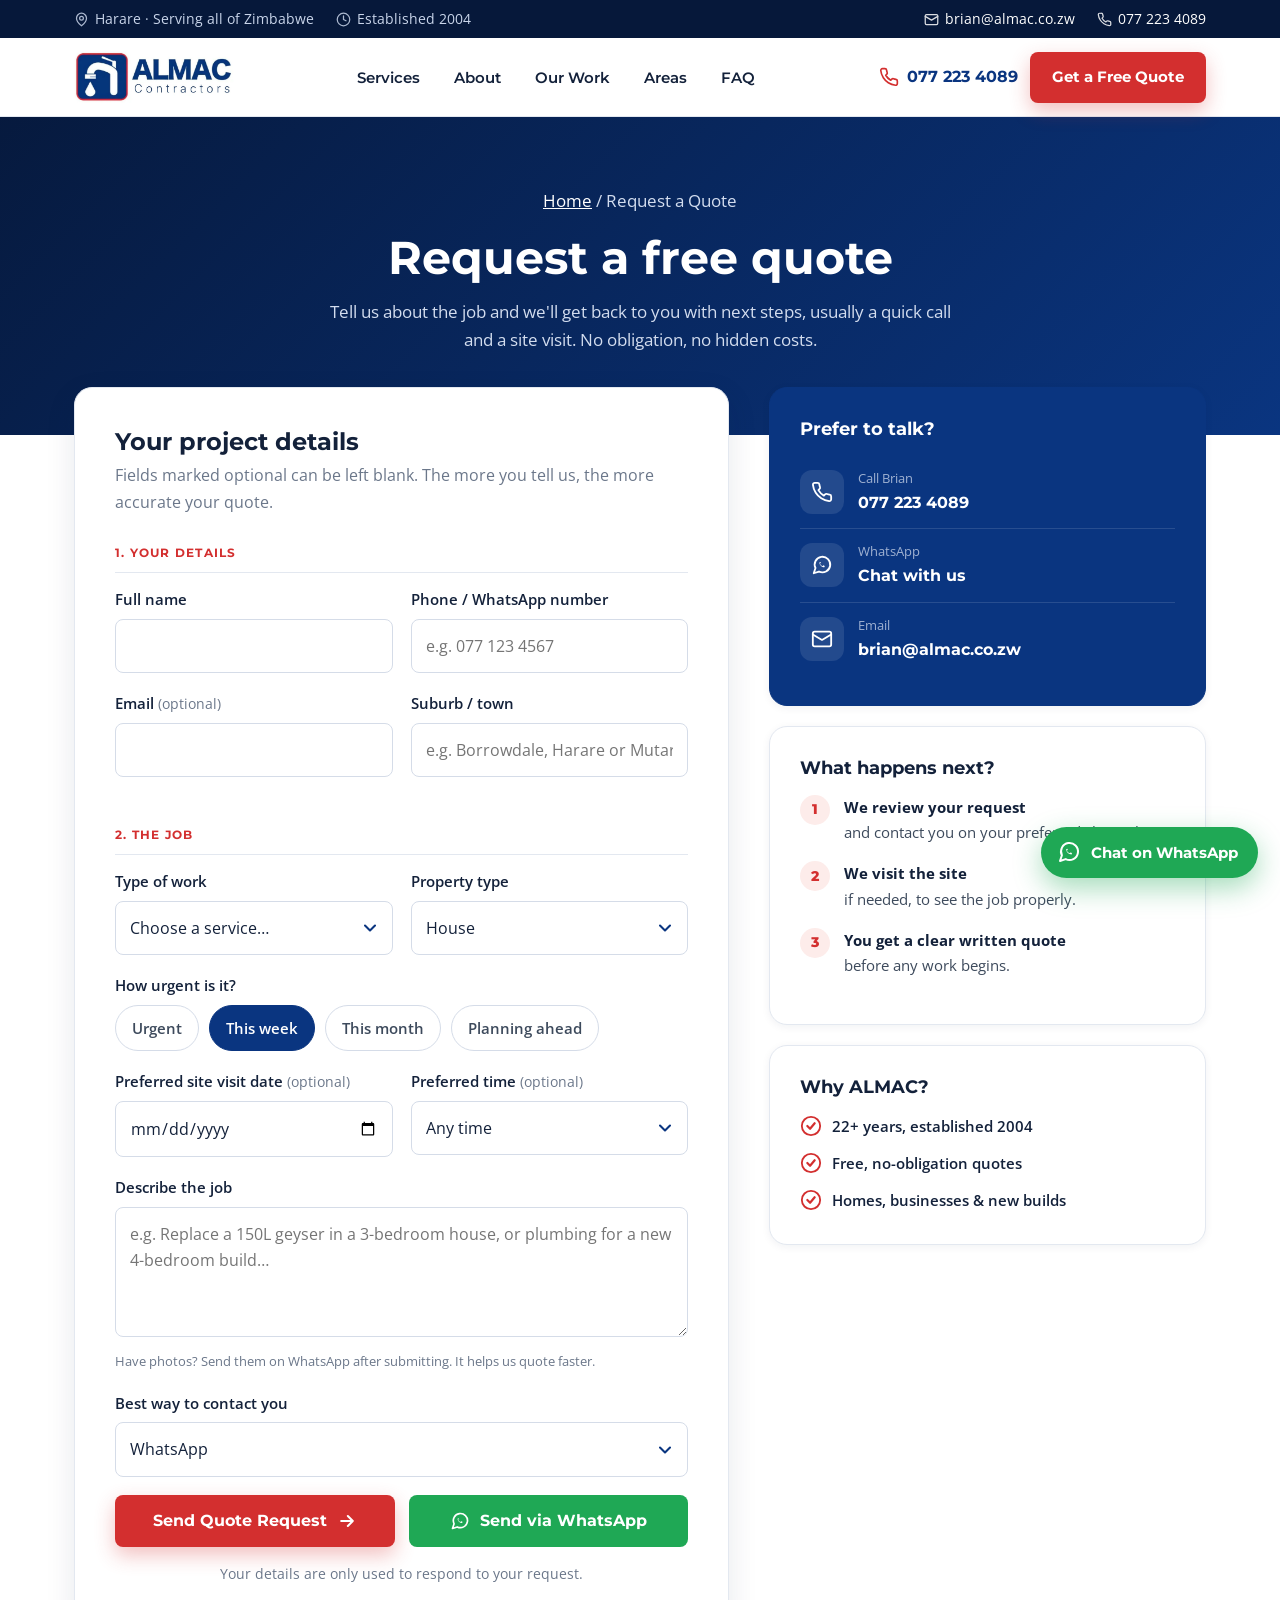
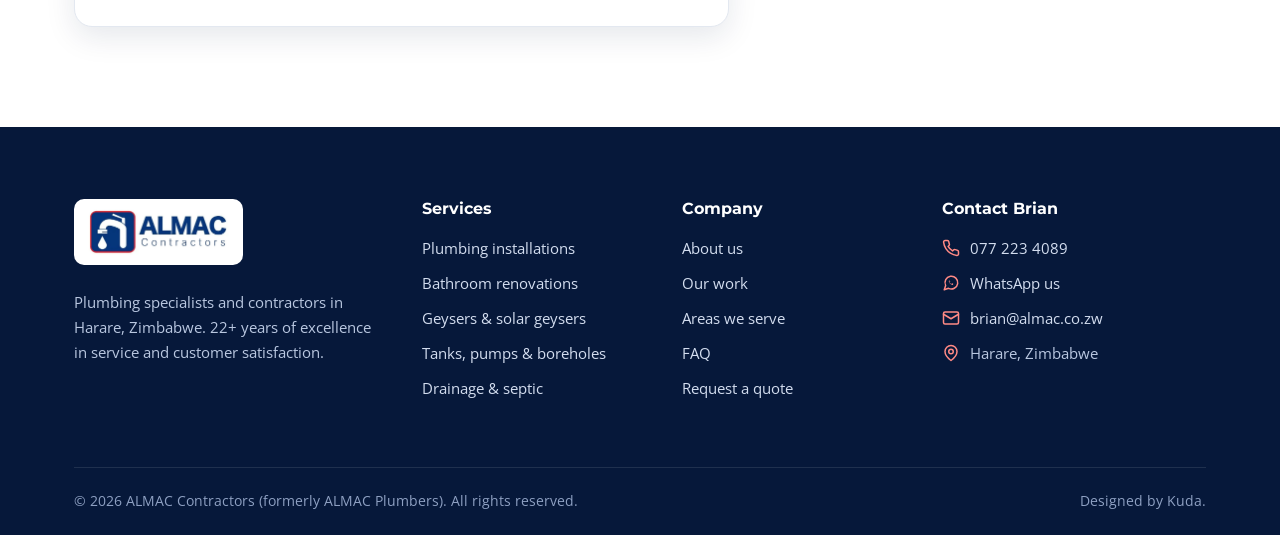
<file: quote.html>
<!DOCTYPE html>
<html lang="en">
<head>
    <meta charset="UTF-8">
    <meta name="viewport" content="width=device-width, initial-scale=1.0">
    <title>Request a Free Quote | ALMAC Contractors, Harare</title>
    <meta name="description" content="Request a free plumbing quote or book a site visit with ALMAC Contractors (formerly ALMAC Plumbers) in Harare. Installations, renovations, geysers, tanks, drainage and repairs.">
    <link rel="canonical" href="https://kudakwashemachisa44-afk.github.io/almac-plumbers2/quote.html">
    <meta name="theme-color" content="#0a3580">

    <meta property="og:type" content="website">
    <meta property="og:site_name" content="ALMAC Contractors">
    <meta property="og:title" content="Request a Free Quote | ALMAC Contractors">
    <meta property="og:description" content="Tell us about your plumbing job and get a free, no-obligation quote. Harare &amp; nationwide.">
    <meta property="og:url" content="https://kudakwashemachisa44-afk.github.io/almac-plumbers2/quote.html">
    <meta property="og:image" content="https://kudakwashemachisa44-afk.github.io/almac-plumbers2/images/og-image.jpg">
    <meta name="twitter:card" content="summary_large_image">

    <link rel="icon" type="image/png" href="images/favicon.png">
    <link rel="apple-touch-icon" href="images/apple-touch-icon.png">

    <link rel="preconnect" href="https://fonts.googleapis.com">
    <link rel="preconnect" href="https://fonts.gstatic.com" crossorigin>
    <link href="https://fonts.googleapis.com/css2?family=Montserrat:wght@600;700;800&family=Open+Sans:wght@400;600&display=swap" rel="stylesheet">
    <link rel="stylesheet" href="style.css">
</head>
<body>
    <!-- Icon sprite: reference with <svg><use href="#i-name"/></svg> -->
    <svg width="0" height="0" style="position:absolute" aria-hidden="true">
        <defs>
            <symbol id="i-phone" viewBox="0 0 24 24" fill="none" stroke="currentColor" stroke-width="2" stroke-linecap="round" stroke-linejoin="round"><path d="M22 16.92v3a2 2 0 0 1-2.18 2 19.79 19.79 0 0 1-8.63-3.07 19.5 19.5 0 0 1-6-6 19.79 19.79 0 0 1-3.07-8.67A2 2 0 0 1 4.11 2h3a2 2 0 0 1 2 1.72c.13.96.36 1.9.7 2.81a2 2 0 0 1-.45 2.11L8.09 9.91a16 16 0 0 0 6 6l1.27-1.27a2 2 0 0 1 2.11-.45c.91.34 1.85.57 2.81.7A2 2 0 0 1 22 16.92z"/></symbol>
            <symbol id="i-mail" viewBox="0 0 24 24" fill="none" stroke="currentColor" stroke-width="2" stroke-linecap="round" stroke-linejoin="round"><rect x="2" y="4" width="20" height="16" rx="2"/><path d="m22 7-10 6L2 7"/></symbol>
            <symbol id="i-pin" viewBox="0 0 24 24" fill="none" stroke="currentColor" stroke-width="2" stroke-linecap="round" stroke-linejoin="round"><path d="M20 10c0 6-8 12-8 12s-8-6-8-12a8 8 0 0 1 16 0Z"/><circle cx="12" cy="10" r="3"/></symbol>
            <symbol id="i-chat" viewBox="0 0 24 24" fill="none" stroke="currentColor" stroke-width="2" stroke-linecap="round" stroke-linejoin="round"><path d="M3 21l1.9-5.7a8.5 8.5 0 1 1 3.8 3.8z"/><path d="M9.5 9.5c.3 1.6 1.4 3 3 3.8l.9-.9 1.6.6-.4 1.5c-2.7.1-5.4-2.4-5.6-5.2l1.4-.5.7 1.6z" fill="currentColor" stroke="none"/></symbol>
            <symbol id="i-check" viewBox="0 0 24 24" fill="none" stroke="currentColor" stroke-width="2.4" stroke-linecap="round" stroke-linejoin="round"><circle cx="12" cy="12" r="10" stroke-width="2"/><path d="m8 12 3 3 5-6"/></symbol>
            <symbol id="i-arrow" viewBox="0 0 24 24" fill="none" stroke="currentColor" stroke-width="2.4" stroke-linecap="round" stroke-linejoin="round"><path d="M5 12h14M13 6l6 6-6 6"/></symbol>
            <symbol id="i-clock" viewBox="0 0 24 24" fill="none" stroke="currentColor" stroke-width="2" stroke-linecap="round" stroke-linejoin="round"><circle cx="12" cy="12" r="10"/><path d="M12 6v6l4 2"/></symbol>
            <symbol id="i-shield" viewBox="0 0 24 24" fill="none" stroke="currentColor" stroke-width="2" stroke-linecap="round" stroke-linejoin="round"><path d="M12 22s8-4 8-10V5l-8-3-8 3v7c0 6 8 10 8 10z"/><path d="m9 12 2 2 4-4"/></symbol>
            <symbol id="i-building" viewBox="0 0 24 24" fill="none" stroke="currentColor" stroke-width="2" stroke-linecap="round" stroke-linejoin="round"><path d="M3 21h18M5 21V7l7-4 7 4v14"/><path d="M9 21v-6h6v6M9 10h.01M15 10h.01"/></symbol>
            <symbol id="i-quote" viewBox="0 0 24 24" fill="none" stroke="currentColor" stroke-width="2" stroke-linecap="round" stroke-linejoin="round"><path d="M14 2H6a2 2 0 0 0-2 2v16a2 2 0 0 0 2 2h12a2 2 0 0 0 2-2V8z"/><path d="M14 2v6h6M8 13h8M8 17h5"/></symbol>
            <symbol id="i-pipe" viewBox="0 0 24 24" fill="none" stroke="currentColor" stroke-width="2" stroke-linecap="round" stroke-linejoin="round"><path d="M4 4v6a4 4 0 0 0 4 4h8"/><path d="M2 4h4M14 11v6M18 11v6M16 14h6"/><path d="M8 18v1a2 2 0 1 1-2-2"/></symbol>
            <symbol id="i-bath" viewBox="0 0 24 24" fill="none" stroke="currentColor" stroke-width="2" stroke-linecap="round" stroke-linejoin="round"><path d="M9 6 6.5 3.5a1.5 1.5 0 0 0-2.5 1V17a2 2 0 0 0 2 2h12a2 2 0 0 0 2-2v-5"/><path d="M2 12h20M7 19v2M17 19v2M10 5l-2 2"/></symbol>
            <symbol id="i-flame" viewBox="0 0 24 24" fill="none" stroke="currentColor" stroke-width="2" stroke-linecap="round" stroke-linejoin="round"><circle cx="12" cy="12" r="4"/><path d="M12 2v2M12 20v2M4.93 4.93l1.41 1.41M17.66 17.66l1.41 1.41M2 12h2M20 12h2M6.34 17.66l-1.41 1.41M19.07 4.93l-1.41 1.41"/></symbol>
            <symbol id="i-tank" viewBox="0 0 24 24" fill="none" stroke="currentColor" stroke-width="2" stroke-linecap="round" stroke-linejoin="round"><ellipse cx="12" cy="5" rx="7" ry="2.5"/><path d="M5 5v10c0 1.4 3.1 2.5 7 2.5s7-1.1 7-2.5V5"/><path d="M8 21l1-3.6M16 21l-1-3.6M5 10c0 1.4 3.1 2.5 7 2.5s7-1.1 7-2.5"/></symbol>
            <symbol id="i-drain" viewBox="0 0 24 24" fill="none" stroke="currentColor" stroke-width="2" stroke-linecap="round" stroke-linejoin="round"><circle cx="12" cy="12" r="9"/><path d="M8 9h8M7 12h10M8 15h8"/></symbol>
            <symbol id="i-wrench" viewBox="0 0 24 24" fill="none" stroke="currentColor" stroke-width="2" stroke-linecap="round" stroke-linejoin="round"><path d="M14.7 6.3a1 1 0 0 0 0 1.4l1.6 1.6a1 1 0 0 0 1.4 0l3.77-3.77a6 6 0 0 1-7.94 7.94l-6.91 6.91a2.12 2.12 0 0 1-3-3l6.91-6.91a6 6 0 0 1 7.94-7.94l-3.76 3.76z"/></symbol>
            <symbol id="i-menu" viewBox="0 0 24 24" fill="none" stroke="currentColor" stroke-width="2.2" stroke-linecap="round"><path d="M4 7h16M4 12h16M4 17h16"/></symbol>
            <symbol id="i-x" viewBox="0 0 24 24" fill="none" stroke="currentColor" stroke-width="2.2" stroke-linecap="round"><path d="M6 6l12 12M18 6 6 18"/></symbol>
        </defs>
    </svg>
    <a class="skip-link" href="#main">Skip to content</a>

    <!-- Top bar -->
    <div class="topbar">
        <div class="wrap">
            <div class="topbar-items">
                <span><svg><use href="#i-pin"/></svg>Harare &middot; Serving all of Zimbabwe</span>
                <span class="hide-sm"><svg><use href="#i-clock"/></svg>Established 2004</span>
            </div>
            <div class="topbar-items">
                <a class="hide-sm" href="mailto:brian@almac.co.zw"><svg><use href="#i-mail"/></svg>brian@almac.co.zw</a>
                <a href="tel:+263772234089"><svg><use href="#i-phone"/></svg>077 223 4089</a>
            </div>
        </div>
    </div>

    <!-- Navigation -->
    <header class="site-header" id="top">
        <nav class="wrap nav" aria-label="Main">
            <a href="index.html" class="nav-logo"><img src="images/logo.jpg" alt="ALMAC Contractors" width="1135" height="370"></a>
            <ul class="nav-links" id="nav-links">
                <li><a href="index.html#services">Services</a></li>
                <li><a href="index.html#about">About</a></li>
                <li><a href="index.html#work">Our Work</a></li>
                <li><a href="index.html#areas">Areas</a></li>
                <li><a href="index.html#faq">FAQ</a></li>
                <li class="mobile-only"><a href="quote.html" aria-current="page">Request a Quote</a></li>
            </ul>
            <div class="nav-cta">
                <a href="tel:+263772234089" class="nav-phone"><svg><use href="#i-phone"/></svg>077 223 4089</a>
                <a href="quote.html" class="btn btn-red" aria-current="page">Get a Free Quote</a>
                <button class="nav-toggle" type="button" aria-controls="nav-links" aria-expanded="false" aria-label="Open menu">
                    <svg class="icon-open"><use href="#i-menu"/></svg>
                    <svg class="icon-close"><use href="#i-x"/></svg>
                </button>
            </div>
        </nav>
    </header>

    <main id="main">
        <section class="page-hero" style="--hero-bg: url('https://unsplash.com/photos/jaP5ClBdIyU/download?force=true&w=1800')">
            <div class="wrap">
                <p class="crumbs"><a href="index.html">Home</a> / Request a Quote</p>
                <h1>Request a free quote</h1>
                <p>Tell us about the job and we'll get back to you with next steps, usually a quick call and a site visit. No obligation, no hidden costs.</p>
            </div>
        </section>

        <section class="section" style="padding-top:0">
            <div class="wrap quote-layout">
                <div class="form-card">
                    <h2>Your project details</h2>
                    <p>Fields marked optional can be left blank. The more you tell us, the more accurate your quote.</p>

                    <form id="quote-form" action="https://formspree.io/f/xwvnrrzn" method="POST" novalidate>
                        <input type="hidden" name="_subject" value="New quote request – ALMAC Contractors website">
                        <input type="text" name="_gotcha" class="hp" tabindex="-1" autocomplete="off" aria-hidden="true">

                        <p class="form-section-title">1. Your details</p>
                        <div class="form-row">
                            <div class="field">
                                <label for="name">Full name</label>
                                <input id="name" type="text" name="name" autocomplete="name" required>
                            </div>
                            <div class="field">
                                <label for="phone">Phone / WhatsApp number</label>
                                <input id="phone" type="tel" name="phone" autocomplete="tel" placeholder="e.g. 077 123 4567" required>
                            </div>
                        </div>
                        <div class="form-row">
                            <div class="field">
                                <label for="email">Email <span class="opt">(optional)</span></label>
                                <input id="email" type="email" name="email" autocomplete="email">
                            </div>
                            <div class="field">
                                <label for="location">Suburb / town</label>
                                <input id="location" type="text" name="location" placeholder="e.g. Borrowdale, Harare or Mutare" required>
                            </div>
                        </div>

                        <p class="form-section-title">2. The job</p>
                        <div class="form-row">
                            <div class="field">
                                <label for="service">Type of work</label>
                                <select id="service" name="service" required>
                                    <option value="">Choose a service…</option>
                                    <option value="installations">Plumbing installation (new build / extension)</option>
                                    <option value="renovation">Bathroom or kitchen renovation</option>
                                    <option value="geysers">Geyser / solar geyser</option>
                                    <option value="water">Water tank, pump or borehole</option>
                                    <option value="drainage">Drainage, sewer or septic</option>
                                    <option value="repairs">Leak, repair or maintenance</option>
                                    <option value="contracting">Building / general contracting</option>
                                    <option value="other">Something else</option>
                                </select>
                            </div>
                            <div class="field">
                                <label for="property">Property type</label>
                                <select id="property" name="property">
                                    <option value="House">House</option>
                                    <option value="Flat / apartment">Flat / apartment</option>
                                    <option value="New build">New build (under construction)</option>
                                    <option value="Commercial / office">Commercial / office</option>
                                    <option value="Other">Other</option>
                                </select>
                            </div>
                        </div>

                        <fieldset class="field">
                            <legend>How urgent is it?</legend>
                            <div class="radio-pills">
                                <label><input type="radio" name="urgency" value="Urgent – as soon as possible"><span>Urgent</span></label>
                                <label><input type="radio" name="urgency" value="Within the next week" checked><span>This week</span></label>
                                <label><input type="radio" name="urgency" value="Within a month"><span>This month</span></label>
                                <label><input type="radio" name="urgency" value="Planning ahead / flexible"><span>Planning ahead</span></label>
                            </div>
                        </fieldset>

                        <div class="form-row">
                            <div class="field">
                                <label for="visit_date">Preferred site visit date <span class="opt">(optional)</span></label>
                                <input id="visit_date" type="date" name="visit_date">
                            </div>
                            <div class="field">
                                <label for="visit_time">Preferred time <span class="opt">(optional)</span></label>
                                <select id="visit_time" name="visit_time">
                                    <option value="Any time">Any time</option>
                                    <option value="Morning (8am–12pm)">Morning (8am–12pm)</option>
                                    <option value="Afternoon (12pm–5pm)">Afternoon (12pm–5pm)</option>
                                </select>
                            </div>
                        </div>

                        <div class="field">
                            <label for="message">Describe the job</label>
                            <textarea id="message" name="message" placeholder="e.g. Replace a 150L geyser in a 3-bedroom house, or plumbing for a new 4-bedroom build…" required></textarea>
                            <p class="hint">Have photos? Send them on WhatsApp after submitting. It helps us quote faster.</p>
                        </div>

                        <div class="field">
                            <label for="contact_pref">Best way to contact you</label>
                            <select id="contact_pref" name="contact_pref">
                                <option value="WhatsApp">WhatsApp</option>
                                <option value="Phone call">Phone call</option>
                                <option value="Email">Email</option>
                            </select>
                        </div>

                        <div class="form-actions">
                            <button type="submit" class="btn btn-red btn-block" id="submit-btn">Send Quote Request <svg><use href="#i-arrow"/></svg></button>
                            <button type="button" class="btn btn-wa btn-block" id="wa-btn"><svg><use href="#i-chat"/></svg>Send via WhatsApp</button>
                        </div>
                        <div class="form-status" id="form-status" role="alert"></div>
                        <p class="form-note">Your details are only used to respond to your request.</p>
                    </form>
                </div>

                <aside>
                    <div class="side-card navy">
                        <h3>Prefer to talk?</h3>
                        <a class="contact-line" href="tel:+263772234089">
                            <span class="ci"><svg><use href="#i-phone"/></svg></span>
                            <span><small>Call Brian</small><strong>077 223 4089</strong></span>
                        </a>
                        <a class="contact-line" href="https://wa.me/263772234089?text=Hi%20ALMAC%20Contractors%2C%20I%20would%20like%20to%20request%20a%20quote." target="_blank" rel="noopener">
                            <span class="ci"><svg><use href="#i-chat"/></svg></span>
                            <span><small>WhatsApp</small><strong>Chat with us</strong></span>
                        </a>
                        <a class="contact-line" href="mailto:brian@almac.co.zw">
                            <span class="ci"><svg><use href="#i-mail"/></svg></span>
                            <span><small>Email</small><strong>brian@almac.co.zw</strong></span>
                        </a>
                    </div>
                    <div class="side-card">
                        <h3>What happens next?</h3>
                        <ol class="next-steps">
                            <li><strong>We review your request</strong>and contact you on your preferred channel.</li>
                            <li><strong>We visit the site</strong>if needed, to see the job properly.</li>
                            <li><strong>You get a clear written quote</strong>before any work begins.</li>
                        </ol>
                    </div>
                    <div class="side-card">
                        <h3>Why ALMAC?</h3>
                        <ul class="checklist" style="grid-template-columns:1fr;margin:0">
                            <li><svg><use href="#i-check"/></svg>22+ years, established 2004</li>
                            <li><svg><use href="#i-check"/></svg>Free, no-obligation quotes</li>
                            <li><svg><use href="#i-check"/></svg>Homes, businesses &amp; new builds</li>
                        </ul>
                    </div>
                </aside>
            </div>
        </section>
    </main>

    <!-- Footer -->
    <footer class="site-footer">
        <div class="wrap">
            <div class="footer-grid">
                <div>
                    <a href="index.html" class="footer-logo"><img src="images/logo.jpg" alt="ALMAC Contractors" width="1135" height="370" loading="lazy"></a>
                    <p>Plumbing specialists and contractors in Harare, Zimbabwe. 22+ years of excellence in service and customer satisfaction.</p>
                </div>
                <div>
                    <h4>Services</h4>
                    <ul>
                        <li><a href="quote.html?service=installations">Plumbing installations</a></li>
                        <li><a href="quote.html?service=renovation">Bathroom renovations</a></li>
                        <li><a href="quote.html?service=geysers">Geysers &amp; solar geysers</a></li>
                        <li><a href="quote.html?service=water">Tanks, pumps &amp; boreholes</a></li>
                        <li><a href="quote.html?service=drainage">Drainage &amp; septic</a></li>
                    </ul>
                </div>
                <div>
                    <h4>Company</h4>
                    <ul>
                        <li><a href="index.html#about">About us</a></li>
                        <li><a href="index.html#work">Our work</a></li>
                        <li><a href="index.html#areas">Areas we serve</a></li>
                        <li><a href="index.html#faq">FAQ</a></li>
                        <li><a href="quote.html">Request a quote</a></li>
                    </ul>
                </div>
                <div>
                    <h4>Contact Brian</h4>
                    <ul class="footer-contact">
                        <li><svg><use href="#i-phone"/></svg><a href="tel:+263772234089">077 223 4089</a></li>
                        <li><svg><use href="#i-chat"/></svg><a href="https://wa.me/263772234089" target="_blank" rel="noopener">WhatsApp us</a></li>
                        <li><svg><use href="#i-mail"/></svg><a href="mailto:brian@almac.co.zw">brian@almac.co.zw</a></li>
                        <li><svg><use href="#i-pin"/></svg><span>Harare, Zimbabwe</span></li>
                    </ul>
                </div>
            </div>
            <div class="footer-bottom">
                <span>&copy; <span data-year>2026</span> ALMAC Contractors (formerly ALMAC Plumbers). All rights reserved.</span>
                <span>Designed by Kuda.</span>
            </div>
        </div>
    </footer>

    <!-- Floating WhatsApp (desktop) -->
    <a href="https://wa.me/263772234089?text=Hi%20ALMAC%20Contractors%2C%20I%20would%20like%20to%20request%20a%20quote." class="wa-float" target="_blank" rel="noopener" aria-label="Chat with ALMAC Contractors on WhatsApp">
        <svg><use href="#i-chat"/></svg>Chat on WhatsApp
    </a>

    <!-- Action bar (mobile) -->
    <nav class="mobile-bar" aria-label="Quick contact">
        <a href="tel:+263772234089"><svg><use href="#i-phone"/></svg>Call</a>
        <a href="https://wa.me/263772234089?text=Hi%20ALMAC%20Contractors%2C%20I%20would%20like%20to%20request%20a%20quote." class="mb-wa" target="_blank" rel="noopener"><svg><use href="#i-chat"/></svg>WhatsApp</a>
        <a href="quote.html" class="mb-quote"><svg><use href="#i-quote"/></svg>Free Quote</a>
    </nav>

    <script src="script.js"></script>
</body>
</html>
</file>
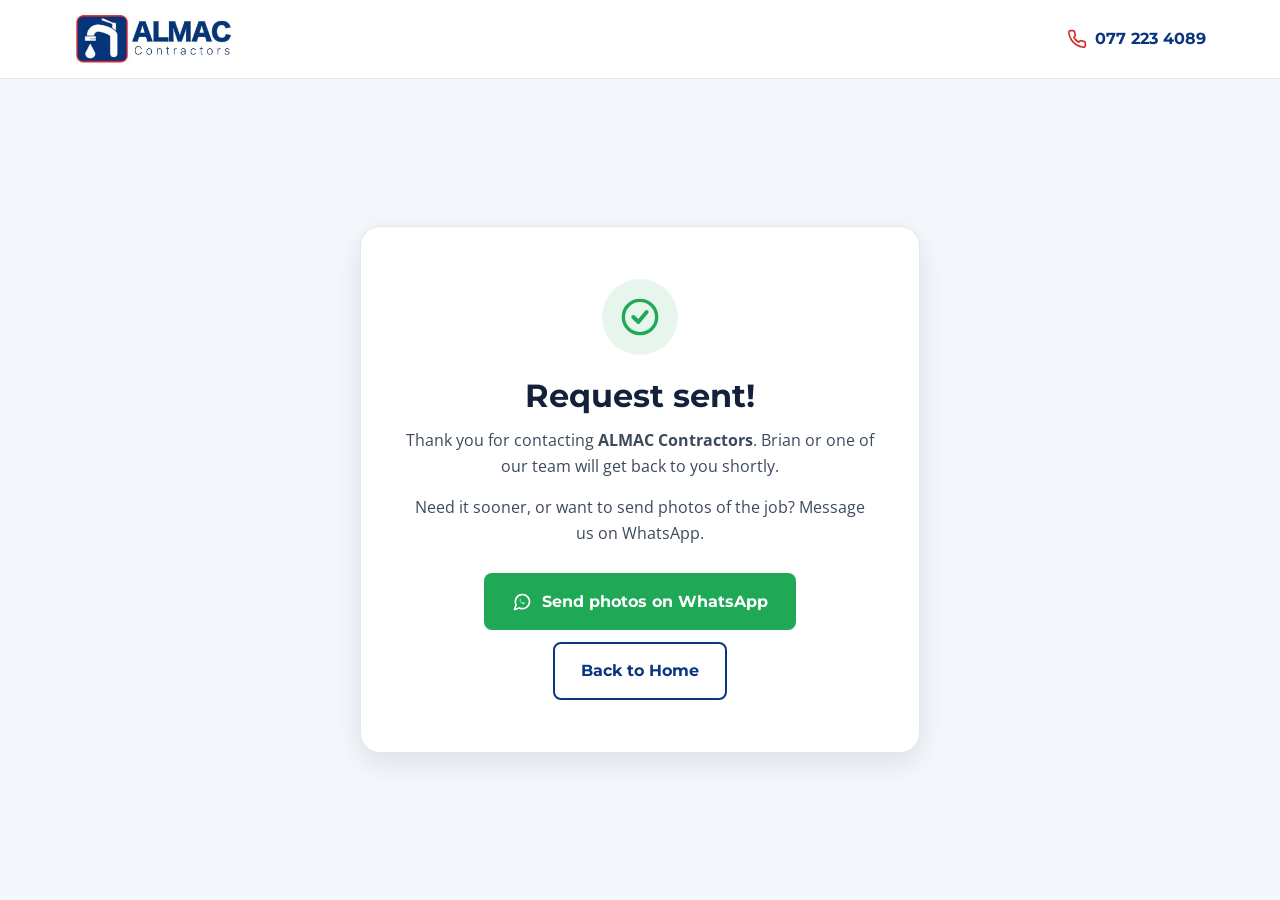
<file: success.html>
<!DOCTYPE html>
<html lang="en">
<head>
    <meta charset="UTF-8">
    <meta name="viewport" content="width=device-width, initial-scale=1.0">
    <title>Request Sent | ALMAC Contractors</title>
    <meta name="robots" content="noindex">
    <meta name="theme-color" content="#0a3580">
    <link rel="icon" type="image/png" href="images/favicon.png">
    <link rel="preconnect" href="https://fonts.googleapis.com">
    <link rel="preconnect" href="https://fonts.gstatic.com" crossorigin>
    <link href="https://fonts.googleapis.com/css2?family=Montserrat:wght@600;700;800&family=Open+Sans:wght@400;600&display=swap" rel="stylesheet">
    <link rel="stylesheet" href="style.css">
</head>
<body class="status-page">
    <!-- Icon sprite: reference with <svg><use href="#i-name"/></svg> -->
    <svg width="0" height="0" style="position:absolute" aria-hidden="true">
        <defs>
            <symbol id="i-phone" viewBox="0 0 24 24" fill="none" stroke="currentColor" stroke-width="2" stroke-linecap="round" stroke-linejoin="round"><path d="M22 16.92v3a2 2 0 0 1-2.18 2 19.79 19.79 0 0 1-8.63-3.07 19.5 19.5 0 0 1-6-6 19.79 19.79 0 0 1-3.07-8.67A2 2 0 0 1 4.11 2h3a2 2 0 0 1 2 1.72c.13.96.36 1.9.7 2.81a2 2 0 0 1-.45 2.11L8.09 9.91a16 16 0 0 0 6 6l1.27-1.27a2 2 0 0 1 2.11-.45c.91.34 1.85.57 2.81.7A2 2 0 0 1 22 16.92z"/></symbol>
            <symbol id="i-mail" viewBox="0 0 24 24" fill="none" stroke="currentColor" stroke-width="2" stroke-linecap="round" stroke-linejoin="round"><rect x="2" y="4" width="20" height="16" rx="2"/><path d="m22 7-10 6L2 7"/></symbol>
            <symbol id="i-pin" viewBox="0 0 24 24" fill="none" stroke="currentColor" stroke-width="2" stroke-linecap="round" stroke-linejoin="round"><path d="M20 10c0 6-8 12-8 12s-8-6-8-12a8 8 0 0 1 16 0Z"/><circle cx="12" cy="10" r="3"/></symbol>
            <symbol id="i-chat" viewBox="0 0 24 24" fill="none" stroke="currentColor" stroke-width="2" stroke-linecap="round" stroke-linejoin="round"><path d="M3 21l1.9-5.7a8.5 8.5 0 1 1 3.8 3.8z"/><path d="M9.5 9.5c.3 1.6 1.4 3 3 3.8l.9-.9 1.6.6-.4 1.5c-2.7.1-5.4-2.4-5.6-5.2l1.4-.5.7 1.6z" fill="currentColor" stroke="none"/></symbol>
            <symbol id="i-check" viewBox="0 0 24 24" fill="none" stroke="currentColor" stroke-width="2.4" stroke-linecap="round" stroke-linejoin="round"><circle cx="12" cy="12" r="10" stroke-width="2"/><path d="m8 12 3 3 5-6"/></symbol>
            <symbol id="i-arrow" viewBox="0 0 24 24" fill="none" stroke="currentColor" stroke-width="2.4" stroke-linecap="round" stroke-linejoin="round"><path d="M5 12h14M13 6l6 6-6 6"/></symbol>
            <symbol id="i-clock" viewBox="0 0 24 24" fill="none" stroke="currentColor" stroke-width="2" stroke-linecap="round" stroke-linejoin="round"><circle cx="12" cy="12" r="10"/><path d="M12 6v6l4 2"/></symbol>
            <symbol id="i-shield" viewBox="0 0 24 24" fill="none" stroke="currentColor" stroke-width="2" stroke-linecap="round" stroke-linejoin="round"><path d="M12 22s8-4 8-10V5l-8-3-8 3v7c0 6 8 10 8 10z"/><path d="m9 12 2 2 4-4"/></symbol>
            <symbol id="i-building" viewBox="0 0 24 24" fill="none" stroke="currentColor" stroke-width="2" stroke-linecap="round" stroke-linejoin="round"><path d="M3 21h18M5 21V7l7-4 7 4v14"/><path d="M9 21v-6h6v6M9 10h.01M15 10h.01"/></symbol>
            <symbol id="i-quote" viewBox="0 0 24 24" fill="none" stroke="currentColor" stroke-width="2" stroke-linecap="round" stroke-linejoin="round"><path d="M14 2H6a2 2 0 0 0-2 2v16a2 2 0 0 0 2 2h12a2 2 0 0 0 2-2V8z"/><path d="M14 2v6h6M8 13h8M8 17h5"/></symbol>
            <symbol id="i-pipe" viewBox="0 0 24 24" fill="none" stroke="currentColor" stroke-width="2" stroke-linecap="round" stroke-linejoin="round"><path d="M4 4v6a4 4 0 0 0 4 4h8"/><path d="M2 4h4M14 11v6M18 11v6M16 14h6"/><path d="M8 18v1a2 2 0 1 1-2-2"/></symbol>
            <symbol id="i-bath" viewBox="0 0 24 24" fill="none" stroke="currentColor" stroke-width="2" stroke-linecap="round" stroke-linejoin="round"><path d="M9 6 6.5 3.5a1.5 1.5 0 0 0-2.5 1V17a2 2 0 0 0 2 2h12a2 2 0 0 0 2-2v-5"/><path d="M2 12h20M7 19v2M17 19v2M10 5l-2 2"/></symbol>
            <symbol id="i-flame" viewBox="0 0 24 24" fill="none" stroke="currentColor" stroke-width="2" stroke-linecap="round" stroke-linejoin="round"><circle cx="12" cy="12" r="4"/><path d="M12 2v2M12 20v2M4.93 4.93l1.41 1.41M17.66 17.66l1.41 1.41M2 12h2M20 12h2M6.34 17.66l-1.41 1.41M19.07 4.93l-1.41 1.41"/></symbol>
            <symbol id="i-tank" viewBox="0 0 24 24" fill="none" stroke="currentColor" stroke-width="2" stroke-linecap="round" stroke-linejoin="round"><ellipse cx="12" cy="5" rx="7" ry="2.5"/><path d="M5 5v10c0 1.4 3.1 2.5 7 2.5s7-1.1 7-2.5V5"/><path d="M8 21l1-3.6M16 21l-1-3.6M5 10c0 1.4 3.1 2.5 7 2.5s7-1.1 7-2.5"/></symbol>
            <symbol id="i-drain" viewBox="0 0 24 24" fill="none" stroke="currentColor" stroke-width="2" stroke-linecap="round" stroke-linejoin="round"><circle cx="12" cy="12" r="9"/><path d="M8 9h8M7 12h10M8 15h8"/></symbol>
            <symbol id="i-wrench" viewBox="0 0 24 24" fill="none" stroke="currentColor" stroke-width="2" stroke-linecap="round" stroke-linejoin="round"><path d="M14.7 6.3a1 1 0 0 0 0 1.4l1.6 1.6a1 1 0 0 0 1.4 0l3.77-3.77a6 6 0 0 1-7.94 7.94l-6.91 6.91a2.12 2.12 0 0 1-3-3l6.91-6.91a6 6 0 0 1 7.94-7.94l-3.76 3.76z"/></symbol>
            <symbol id="i-menu" viewBox="0 0 24 24" fill="none" stroke="currentColor" stroke-width="2.2" stroke-linecap="round"><path d="M4 7h16M4 12h16M4 17h16"/></symbol>
            <symbol id="i-x" viewBox="0 0 24 24" fill="none" stroke="currentColor" stroke-width="2.2" stroke-linecap="round"><path d="M6 6l12 12M18 6 6 18"/></symbol>
        </defs>
    </svg>
    <header class="site-header">
        <div class="wrap nav">
            <a href="index.html" class="nav-logo"><img src="images/logo.jpg" alt="ALMAC Contractors" width="1135" height="370"></a>
            <a href="tel:+263772234089" class="nav-phone" style="display:inline-flex"><svg><use href="#i-phone"/></svg>077 223 4089</a>
        </div>
    </header>

    <main class="status-main">
        <div class="status-card">
            <div class="status-icon"><svg><use href="#i-check"/></svg></div>
            <h1>Request sent!</h1>
            <p>Thank you for contacting <strong>ALMAC Contractors</strong>. Brian or one of our team will get back to you shortly.</p>
            <p>Need it sooner, or want to send photos of the job? Message us on WhatsApp.</p>
            <div class="status-actions">
                <a href="https://wa.me/263772234089?text=Hi%20ALMAC%20Contractors%2C%20I%20just%20sent%20a%20quote%20request%20on%20your%20website.%20Here%20are%20some%20photos%20of%20the%20job." class="btn btn-wa" target="_blank" rel="noopener"><svg><use href="#i-chat"/></svg>Send photos on WhatsApp</a>
                <a href="index.html" class="btn btn-outline">Back to Home</a>
            </div>
        </div>
    </main>
</body>
</html>
</file>
<file: style.css>
/* ==========================================================================
   ALMAC Contractors — site styles
   Brand colours are taken from the logo (navy tap tile + red border).
   ========================================================================== */

:root {
    --navy: #0a3580;          /* logo blue */
    --navy-dark: #072559;
    --navy-deep: #06183a;
    --red: #d32f2f;           /* logo red */
    --red-dark: #b71c1c;
    --ink: #13213a;
    --text: #3d4a5c;
    --muted: #6b778a;
    --line: #e3e8f0;
    --bg-soft: #f4f7fb;
    --white: #ffffff;
    --whatsapp: #1fa855;
    --whatsapp-dark: #168a45;

    --radius: 14px;
    --radius-sm: 8px;
    --shadow-sm: 0 2px 8px rgba(10, 30, 70, 0.06);
    --shadow: 0 10px 30px rgba(10, 30, 70, 0.10);
    --shadow-lg: 0 24px 60px rgba(6, 24, 58, 0.22);

    --font-head: 'Montserrat', system-ui, sans-serif;
    --font-body: 'Open Sans', system-ui, sans-serif;
    --wrap: 1180px;
}

*, *::before, *::after { margin: 0; padding: 0; box-sizing: border-box; }

html { scroll-behavior: smooth; scroll-padding-top: 90px; }

body {
    font-family: var(--font-body);
    color: var(--text);
    line-height: 1.65;
    background: var(--white);
    overflow-x: hidden;
    -webkit-font-smoothing: antialiased;
}

img { max-width: 100%; display: block; }
a { color: var(--navy); }
svg { flex-shrink: 0; }

h1, h2, h3, h4 { font-family: var(--font-head); color: var(--ink); line-height: 1.2; }

.wrap { max-width: var(--wrap); margin: 0 auto; padding: 0 24px; }

.skip-link {
    position: absolute; left: -9999px; top: 8px;
    background: var(--navy); color: #fff; padding: 10px 16px; z-index: 3000; border-radius: 6px;
}
.skip-link:focus { left: 8px; }

:focus-visible { outline: 3px solid #f2a33a; outline-offset: 2px; }

/* ---------- Buttons ---------- */
.btn {
    display: inline-flex; align-items: center; justify-content: center; gap: 10px;
    padding: 14px 26px; border-radius: var(--radius-sm);
    font-family: var(--font-head); font-weight: 700; font-size: 0.98rem;
    text-decoration: none; border: 2px solid transparent; cursor: pointer;
    transition: background-color .2s ease, color .2s ease, transform .2s ease, box-shadow .2s ease, border-color .2s ease;
    white-space: nowrap;
}
.btn:hover { transform: translateY(-2px); }
.btn svg { width: 20px; height: 20px; }
.btn-red { background: var(--red); color: #fff; box-shadow: 0 8px 20px rgba(211, 47, 47, .3); }
.btn-red:hover { background: var(--red-dark); }
.btn-navy { background: var(--navy); color: #fff; }
.btn-navy:hover { background: var(--navy-dark); }
.btn-ghost { border-color: rgba(255,255,255,.7); color: #fff; }
.btn-ghost:hover { background: #fff; color: var(--navy); }
.btn-outline { border-color: var(--navy); color: var(--navy); background: transparent; }
.btn-outline:hover { background: var(--navy); color: #fff; }
.btn-wa { background: var(--whatsapp); color: #fff; }
.btn-wa:hover { background: var(--whatsapp-dark); }
.btn-block { width: 100%; }

/* ---------- Top bar ---------- */
.topbar { background: var(--navy-deep); color: #c9d5ea; font-size: 0.85rem; }
.topbar .wrap { display: flex; justify-content: space-between; align-items: center; gap: 16px; padding-top: 8px; padding-bottom: 8px; }
.topbar a { color: #fff; text-decoration: none; }
.topbar a:hover { text-decoration: underline; }
.topbar-items { display: flex; gap: 22px; align-items: center; flex-wrap: wrap; }
.topbar-items span, .topbar-items a { display: inline-flex; align-items: center; gap: 6px; }
.topbar svg { width: 15px; height: 15px; opacity: .85; }

/* ---------- Navigation ---------- */
.site-header {
    position: sticky; top: 0; z-index: 1000;
    background: rgba(255,255,255,.97);
    backdrop-filter: saturate(180%) blur(8px);
    border-bottom: 1px solid var(--line);
    transition: box-shadow .2s ease;
}
.site-header.scrolled { box-shadow: 0 6px 20px rgba(10,30,70,.08); }
.nav { display: flex; align-items: center; justify-content: space-between; gap: 20px; height: 78px; }
.nav-logo img { height: 52px; width: auto; }
.nav-links { display: flex; align-items: center; gap: 6px; list-style: none; }
.nav-links a {
    display: block; padding: 10px 14px; border-radius: 6px;
    font-family: var(--font-head); font-weight: 600; font-size: 0.95rem;
    color: var(--ink); text-decoration: none; transition: color .2s, background-color .2s;
}
.nav-links a:hover, .nav-links a[aria-current="page"] { color: var(--red); }
.nav-cta { display: flex; align-items: center; gap: 12px; }
.nav-phone { display: inline-flex; align-items: center; gap: 8px; font-family: var(--font-head); font-weight: 700; color: var(--navy); text-decoration: none; }
.nav-phone svg { width: 20px; height: 20px; color: var(--red); }
.nav-cta .btn { padding: 11px 20px; font-size: 0.92rem; }

.nav-toggle {
    display: none; background: none; border: 0; cursor: pointer;
    width: 44px; height: 44px; border-radius: 8px; color: var(--navy);
    align-items: center; justify-content: center;
}
.nav-toggle svg { width: 28px; height: 28px; }
.nav-toggle .icon-close { display: none; }
.nav-open .nav-toggle .icon-open { display: none; }
.nav-open .nav-toggle .icon-close { display: block; }

/* ---------- Hero ---------- */
.hero {
    position: relative; color: #fff; overflow: hidden;
    background:
        radial-gradient(1100px 500px at 85% -10%, rgba(211,47,47,.22), transparent 60%),
        linear-gradient(135deg, rgba(6,24,58,.95) 0%, rgba(10,53,128,.84) 100%),
        var(--hero-bg, none) center / cover no-repeat,
        var(--navy);
}
.hero::after {
    content: ""; position: absolute; inset: 0; pointer-events: none;
    background-image: radial-gradient(rgba(255,255,255,.07) 1px, transparent 1px);
    background-size: 22px 22px;
    mask-image: linear-gradient(to bottom, #000, transparent 85%);
    -webkit-mask-image: linear-gradient(to bottom, #000, transparent 85%);
}
.hero .wrap {
    position: relative; z-index: 1;
    display: grid; grid-template-columns: 1.1fr 0.9fr; gap: 56px; align-items: center;
    padding-top: 88px; padding-bottom: 104px;
}
.eyebrow {
    display: inline-flex; align-items: center; gap: 8px;
    font-family: var(--font-head); font-size: 0.78rem; font-weight: 700;
    letter-spacing: .12em; text-transform: uppercase;
}
.hero .eyebrow { background: rgba(255,255,255,.1); border: 1px solid rgba(255,255,255,.2); padding: 7px 14px; border-radius: 999px; color: #fff; }
.hero .eyebrow .dot { width: 8px; height: 8px; background: var(--red); border-radius: 50%; box-shadow: 0 0 0 4px rgba(211,47,47,.25); }
.hero h1 { color: #fff; font-size: clamp(2.2rem, 4.6vw, 3.6rem); font-weight: 800; margin: 22px 0 20px; letter-spacing: -0.02em; }
.hero h1 .accent { color: #ff6b66; }
.hero-lead { font-size: 1.15rem; color: #d3ddef; max-width: 560px; }
.hero-btns { display: flex; flex-wrap: wrap; gap: 14px; margin-top: 34px; }
.hero-points { display: flex; flex-wrap: wrap; gap: 10px 26px; margin-top: 34px; list-style: none; color: #d3ddef; font-size: 0.95rem; }
.hero-points li { display: inline-flex; align-items: center; gap: 8px; }
.hero-points svg { width: 20px; height: 20px; color: #5fd08a; }

.hero-media { position: relative; }
.hero-photo { border-radius: 18px; overflow: hidden; box-shadow: var(--shadow-lg); border: 6px solid rgba(255,255,255,.08); }
.hero-photo img { width: 100%; aspect-ratio: 4 / 3.3; object-fit: cover; }
.hero-badge {
    position: absolute; left: -28px; bottom: -28px;
    background: #fff; color: var(--ink); border-radius: var(--radius);
    padding: 18px 22px; box-shadow: var(--shadow-lg);
    display: flex; align-items: center; gap: 14px;
}
.hero-badge strong { font-family: var(--font-head); font-size: 2.4rem; line-height: 1; color: var(--red); }
.hero-badge span { font-family: var(--font-head); font-weight: 700; font-size: 0.9rem; line-height: 1.3; color: var(--navy); }
.hero-tag {
    position: absolute; right: -14px; top: 26px;
    background: var(--red); color: #fff; padding: 10px 16px; border-radius: 10px;
    font-family: var(--font-head); font-weight: 700; font-size: 0.85rem; box-shadow: var(--shadow);
}

/* ---------- Trust strip ---------- */
.trust { position: relative; z-index: 2; margin-top: -48px; }
.trust-grid {
    display: grid; grid-template-columns: repeat(4, 1fr);
    background: #fff; border-radius: var(--radius); box-shadow: var(--shadow);
    border: 1px solid var(--line);
}
.trust-item { display: flex; align-items: center; gap: 14px; padding: 24px 22px; }
.trust-item + .trust-item { border-left: 1px solid var(--line); }
.trust-icon {
    width: 48px; height: 48px; border-radius: 12px; flex-shrink: 0;
    display: grid; place-items: center; background: #eaf0fb; color: var(--navy);
}
.trust-icon svg { width: 24px; height: 24px; }
.trust-item strong { display: block; font-family: var(--font-head); color: var(--ink); font-size: 1.05rem; }
.trust-item span { font-size: 0.88rem; color: var(--muted); }

/* ---------- Sections ---------- */
.section { padding: 100px 0; }
.section-soft { background: var(--bg-soft); }
.section-head { max-width: 680px; margin: 0 auto 56px; text-align: center; }
.section-head .eyebrow { color: var(--red); }
.section-head h2 { font-size: clamp(1.8rem, 3.2vw, 2.5rem); margin: 12px 0 14px; letter-spacing: -0.01em; }
.section-head p { font-size: 1.06rem; color: var(--muted); }

/* ---------- Services ---------- */
.services-grid { display: grid; grid-template-columns: repeat(3, 1fr); gap: 24px; }
.service-card {
    position: relative; background: #fff; border: 1px solid var(--line); border-radius: var(--radius);
    padding: 30px 28px; display: flex; flex-direction: column;
    transition: transform .25s ease, box-shadow .25s ease, border-color .25s ease;
}
.service-card:hover { transform: translateY(-4px); box-shadow: var(--shadow); border-color: transparent; }
.service-card .s-media {
    margin: -30px -28px 0; height: 190px; overflow: hidden;
    border-radius: var(--radius) var(--radius) 0 0; background: #dfe6f2;
}
.service-card .s-media img { width: 100%; height: 100%; object-fit: cover; transition: transform .5s ease; }
.service-card:hover .s-media img { transform: scale(1.05); }
.service-card .s-icon {
    width: 56px; height: 56px; border-radius: 14px; display: grid; place-items: center;
    background: var(--navy); color: #fff; margin-bottom: 20px;
}
.service-card .s-media + .s-icon { position: relative; margin-top: -28px; border: 4px solid #fff; width: 62px; height: 62px; }
.service-card.featured .s-media + .s-icon { border-color: var(--navy); }
.service-card .s-icon svg { width: 28px; height: 28px; }
.service-card h3 { font-size: 1.18rem; margin-bottom: 10px; }
.service-card p { font-size: 0.96rem; flex-grow: 1; }
.service-card ul { list-style: none; margin: 14px 0 0; font-size: 0.9rem; color: var(--muted); }
.service-card ul li { padding-left: 18px; position: relative; margin-bottom: 4px; }
.service-card ul li::before { content: ""; position: absolute; left: 0; top: .62em; width: 7px; height: 7px; border-radius: 2px; background: var(--red); }
.service-link {
    margin-top: 20px; display: inline-flex; align-items: center; gap: 6px;
    font-family: var(--font-head); font-weight: 700; font-size: 0.92rem; color: var(--red); text-decoration: none;
}
.service-link svg { width: 18px; height: 18px; transition: transform .2s; }
.service-link:hover svg { transform: translateX(4px); }
.service-card.featured { background: linear-gradient(160deg, var(--navy) 0%, var(--navy-deep) 100%); color: #d3ddef; border-color: transparent; }
.service-card.featured h3 { color: #fff; }
.service-card.featured .s-icon { background: var(--red); }
.service-card.featured ul { color: #b9c7e0; }
.service-card.featured .service-link { color: #ff8a85; }
.service-card .tag {
    position: absolute; z-index: 1; top: 18px; right: 18px; font-family: var(--font-head); font-size: 0.7rem; font-weight: 700;
    letter-spacing: .08em; text-transform: uppercase; background: var(--red); color: #fff; padding: 4px 10px; border-radius: 999px;
}

/* ---------- About ---------- */
.about-grid { display: grid; grid-template-columns: 1fr 1fr; gap: 64px; align-items: center; }
.about-media { position: relative; }
.about-media img { border-radius: var(--radius); box-shadow: var(--shadow); width: 100%; aspect-ratio: 4 / 3; object-fit: cover; }
.about-years {
    position: absolute; right: -20px; top: -20px; width: 150px; height: 150px; border-radius: 50%;
    background: var(--red); color: #fff; display: grid; place-content: center; text-align: center;
    box-shadow: var(--shadow-lg); border: 6px solid #fff;
}
.about-years strong { font-family: var(--font-head); font-size: 2.6rem; line-height: 1; }
.about-years span { font-family: var(--font-head); font-size: 0.78rem; font-weight: 700; text-transform: uppercase; letter-spacing: .06em; }
.about-copy .eyebrow { color: var(--red); }
.about-copy h2 { font-size: clamp(1.8rem, 3.2vw, 2.4rem); margin: 12px 0 18px; }
.about-copy p { margin-bottom: 16px; }
.checklist { list-style: none; display: grid; grid-template-columns: 1fr 1fr; gap: 12px 20px; margin: 24px 0 30px; }
.checklist li { display: flex; gap: 10px; align-items: flex-start; font-weight: 600; color: var(--ink); font-size: 0.96rem; }
.checklist svg { width: 22px; height: 22px; color: var(--red); margin-top: 1px; }

/* ---------- Stats band ---------- */
.stats { background: var(--navy); color: #fff; padding: 56px 0; }
.stats-grid { display: grid; grid-template-columns: repeat(4, 1fr); gap: 24px; text-align: center; }
.stats-grid strong { display: block; font-family: var(--font-head); font-size: clamp(2rem, 4vw, 2.8rem); line-height: 1.1; }
.stats-grid strong em { font-style: normal; color: #ff6b66; }
.stats-grid span { color: #b9c7e0; font-size: 0.95rem; }

/* ---------- Process ---------- */
.process-grid { display: grid; grid-template-columns: repeat(4, 1fr); gap: 24px; counter-reset: step; }
.step { position: relative; padding: 30px 24px; background: #fff; border-radius: var(--radius); border: 1px solid var(--line); }
.step::before {
    counter-increment: step; content: "0" counter(step);
    font-family: var(--font-head); font-weight: 800; font-size: 2.6rem; line-height: 1;
    color: transparent; -webkit-text-stroke: 1.5px var(--red); display: block; margin-bottom: 16px;
}
.step h3 { font-size: 1.08rem; margin-bottom: 8px; }
.step p { font-size: 0.94rem; }

/* ---------- Gallery ---------- */
.gallery-grid { display: grid; grid-template-columns: repeat(3, 1fr); gap: 20px; }
.gallery-item.large { grid-column: span 2; grid-row: span 2; }
.gallery-item { position: relative; border-radius: var(--radius); overflow: hidden; box-shadow: var(--shadow-sm); background: #000; }
.gallery-item img { width: 100%; height: 100%; object-fit: cover; aspect-ratio: 4 / 3; transition: transform .5s ease, opacity .3s; }
.gallery-item:hover img { transform: scale(1.04); opacity: .92; }
.gallery-item figcaption {
    position: absolute; left: 0; right: 0; bottom: 0; padding: 22px 24px;
    background: linear-gradient(to top, rgba(6,24,58,.9), transparent);
    color: #fff;
}
.gallery-item figcaption strong { display: block; font-family: var(--font-head); font-size: 1.1rem; }
.gallery-item figcaption span { font-size: 0.9rem; color: #d3ddef; }
.gallery-item[data-stock]::before {
    content: "Sample photo"; position: absolute; top: 12px; left: 12px; z-index: 1;
    background: rgba(6,24,58,.75); color: #fff; font-size: 0.72rem; font-weight: 600;
    padding: 4px 10px; border-radius: 999px; letter-spacing: .02em;
}
.gallery-more {
    grid-column: 1 / -1;
    border-radius: var(--radius); border: 2px dashed #c8d3e6; background: #fff;
    display: flex; justify-content: space-between; align-items: center; gap: 20px; padding: 28px 32px; flex-wrap: wrap;
}
.gallery-more h3 { font-size: 1.25rem; }
.gallery-more p { color: var(--muted); }
.gallery-more h3 { margin-bottom: 4px; }

/* ---------- Areas ---------- */
.areas-grid { display: grid; grid-template-columns: 1fr 1fr; gap: 48px; align-items: center; }
.areas-copy h2 { font-size: clamp(1.8rem, 3.2vw, 2.4rem); margin: 12px 0 16px; }
.areas-copy .eyebrow { color: var(--red); }
.areas-lists h3 { font-size: 1rem; text-transform: uppercase; letter-spacing: .08em; color: var(--red); margin: 0 0 14px; }
.areas-lists .chips + h3 { margin-top: 28px; }
.chips { display: flex; flex-wrap: wrap; gap: 10px; list-style: none; }
.chips li {
    background: #fff; border: 1px solid var(--line); border-radius: 999px; padding: 8px 16px;
    font-size: 0.92rem; font-weight: 600; color: var(--ink); box-shadow: var(--shadow-sm);
}
.chips li.strong { background: var(--navy); color: #fff; border-color: var(--navy); }

/* ---------- FAQ ---------- */
.faq { max-width: 820px; margin: 0 auto; }
.faq details {
    background: #fff; border: 1px solid var(--line); border-radius: var(--radius-sm);
    margin-bottom: 12px; transition: box-shadow .2s;
}
.faq details[open] { box-shadow: var(--shadow-sm); }
.faq summary {
    cursor: pointer; list-style: none; padding: 20px 56px 20px 24px; position: relative;
    font-family: var(--font-head); font-weight: 700; color: var(--ink); font-size: 1.02rem;
}
.faq summary::-webkit-details-marker { display: none; }
.faq summary::after {
    content: "+"; position: absolute; right: 22px; top: 50%; transform: translateY(-50%);
    width: 28px; height: 28px; border-radius: 50%; background: var(--bg-soft); color: var(--red);
    display: grid; place-items: center; font-size: 1.3rem; font-weight: 700; line-height: 1;
}
.faq details[open] summary::after { content: "−"; }
.faq details p { padding: 0 24px 22px; }

/* ---------- CTA band ---------- */
.cta-band { padding: 0 0 100px; }
.section-soft + .cta-band, .cta-band.on-soft { background: var(--bg-soft); }
.cta-box {
    position: relative; overflow: hidden; border-radius: 20px; padding: 56px;
    background: linear-gradient(120deg, var(--red) 0%, #a61b1b 100%); color: #fff;
    display: grid; grid-template-columns: 1.4fr 1fr; gap: 32px; align-items: center;
}
.cta-box::after {
    content: ""; position: absolute; right: -80px; top: -80px; width: 320px; height: 320px; border-radius: 50%;
    background: rgba(255,255,255,.08);
}
.cta-box h2 { color: #fff; font-size: clamp(1.7rem, 3vw, 2.3rem); margin-bottom: 10px; }
.cta-box p { color: #ffe0de; font-size: 1.05rem; }
.cta-actions { position: relative; z-index: 1; display: flex; flex-direction: column; gap: 12px; }
.cta-actions .btn-white { background: #fff; color: var(--red); }
.cta-actions .btn-white:hover { background: var(--navy-deep); color: #fff; }

/* ---------- Page header (inner pages) ---------- */
.page-hero {
    background:
        linear-gradient(135deg, rgba(6,24,58,.94) 0%, rgba(10,53,128,.82) 100%),
        var(--hero-bg, none) center / cover no-repeat,
        var(--navy);
    color: #fff; padding: 70px 0 80px; text-align: center;
}
.page-hero h1 { color: #fff; font-size: clamp(2rem, 4vw, 2.9rem); margin: 14px 0 12px; }
.page-hero p { color: #d3ddef; max-width: 640px; margin: 0 auto; font-size: 1.08rem; }
.page-hero .eyebrow { color: #ff8a85; }
.crumbs { font-size: 0.88rem; color: #b9c7e0; }
.crumbs a { color: #fff; }

/* ---------- Quote page ---------- */
.quote-layout { display: grid; grid-template-columns: 1.5fr 1fr; gap: 40px; align-items: start; margin-top: -48px; position: relative; z-index: 2; }
.form-card { background: #fff; border-radius: 18px; box-shadow: var(--shadow); border: 1px solid var(--line); padding: 40px; }
.form-card h2 { font-size: 1.5rem; margin-bottom: 6px; }
.form-card > p { color: var(--muted); margin-bottom: 28px; }
.form-section-title {
    font-family: var(--font-head); font-size: 0.78rem; font-weight: 700; letter-spacing: .1em; text-transform: uppercase;
    color: var(--red); margin: 30px 0 14px; padding-bottom: 8px; border-bottom: 1px solid var(--line);
}
.form-section-title:first-of-type { margin-top: 0; }
.form-row { display: grid; grid-template-columns: 1fr 1fr; gap: 18px; }
.field { margin-bottom: 18px; }
.field label, .field legend { display: block; font-weight: 600; color: var(--ink); margin-bottom: 7px; font-size: 0.94rem; }
.field .opt { font-weight: 400; color: var(--muted); font-size: 0.85rem; }
.field input, .field select, .field textarea {
    width: 100%; padding: 13px 14px; border: 1.5px solid #d5dce8; border-radius: var(--radius-sm);
    font: inherit; font-size: 1rem; color: var(--ink); background: #fff; transition: border-color .2s, box-shadow .2s;
}
.field select {
    appearance: none; -webkit-appearance: none; padding-right: 40px;
    background-image: url("data:image/svg+xml,%3Csvg xmlns='http://www.w3.org/2000/svg' width='20' height='20' viewBox='0 0 24 24' fill='none' stroke='%230a3580' stroke-width='2.5' stroke-linecap='round' stroke-linejoin='round'%3E%3Cpath d='m6 9 6 6 6-6'/%3E%3C/svg%3E");
    background-repeat: no-repeat; background-position: right 12px center;
}
.field input:focus, .field select:focus, .field textarea:focus { outline: none; border-color: var(--navy); box-shadow: 0 0 0 4px rgba(10,53,128,.12); }
.field textarea { min-height: 130px; resize: vertical; }
.field .hint { font-size: 0.84rem; color: var(--muted); margin-top: 6px; }
fieldset.field { border: 0; }
.radio-pills { display: flex; flex-wrap: wrap; gap: 10px; }
.radio-pills label { margin: 0; position: relative; }
.radio-pills input { position: absolute; left: 0; top: 0; width: 1px; height: 1px; opacity: 0; pointer-events: none; }
.radio-pills span {
    display: inline-block; padding: 10px 16px; border: 1.5px solid #d5dce8; border-radius: 999px; cursor: pointer;
    font-weight: 600; font-size: 0.92rem; color: var(--text); transition: all .2s; background: #fff;
}
.radio-pills input:checked + span { background: var(--navy); border-color: var(--navy); color: #fff; }
.radio-pills input:focus-visible + span { outline: 3px solid #f2a33a; outline-offset: 2px; }
.hp { position: absolute; left: -9999px; }
.form-actions { display: grid; grid-template-columns: 1fr 1fr; gap: 14px; margin-top: 10px; }
.form-note { font-size: 0.86rem; color: var(--muted); margin-top: 16px; text-align: center; }
.form-status { display: none; margin-top: 16px; padding: 14px 16px; border-radius: var(--radius-sm); font-weight: 600; }
.form-status.error { display: block; background: #fdecea; color: var(--red-dark); }
.btn[disabled] { opacity: .7; cursor: wait; transform: none; }

.side-card { background: #fff; border-radius: 18px; border: 1px solid var(--line); box-shadow: var(--shadow-sm); padding: 30px; margin-bottom: 20px; }
.side-card h3 { font-size: 1.15rem; margin-bottom: 16px; }
.side-card.navy { background: var(--navy); color: #d3ddef; border-color: var(--navy); }
.side-card.navy h3 { color: #fff; }
.contact-line { display: flex; gap: 14px; align-items: center; padding: 12px 0; text-decoration: none; color: inherit; }
.contact-line + .contact-line { border-top: 1px solid rgba(255,255,255,.12); }
.contact-line .ci { width: 44px; height: 44px; border-radius: 12px; display: grid; place-items: center; background: rgba(255,255,255,.1); color: #fff; }
.contact-line .ci svg { width: 22px; height: 22px; }
.contact-line small { display: block; font-size: 0.8rem; color: #9fb1d1; }
.contact-line strong { color: #fff; font-family: var(--font-head); }
.next-steps { list-style: none; counter-reset: ns; }
.next-steps li { counter-increment: ns; position: relative; padding-left: 44px; margin-bottom: 16px; font-size: 0.95rem; }
.next-steps li::before {
    content: counter(ns); position: absolute; left: 0; top: 0; width: 30px; height: 30px; border-radius: 50%;
    background: #fdecea; color: var(--red); font-family: var(--font-head); font-weight: 800; display: grid; place-items: center; font-size: 0.9rem;
}
.next-steps strong { color: var(--ink); display: block; }

/* ---------- Footer ---------- */
.site-footer { background: var(--navy-deep); color: #b9c7e0; padding: 72px 0 0; font-size: 0.95rem; }
.footer-grid { display: grid; grid-template-columns: 1.4fr 1fr 1fr 1.2fr; gap: 40px; }
.footer-logo { background: #fff; border-radius: 10px; padding: 10px 14px; display: inline-block; margin-bottom: 18px; }
.footer-logo img { height: 46px; width: auto; }
.site-footer h4 { color: #fff; font-size: 1rem; margin-bottom: 18px; }
.site-footer ul { list-style: none; }
.site-footer li { margin-bottom: 10px; }
.site-footer a { color: #d3ddef; text-decoration: none; }
.site-footer a:hover { color: #fff; text-decoration: underline; }
.footer-contact li { display: flex; gap: 10px; align-items: flex-start; }
.footer-contact svg { width: 18px; height: 18px; margin-top: 3px; color: #ff8a85; }
.footer-bottom {
    margin-top: 56px; border-top: 1px solid rgba(255,255,255,.1); padding: 22px 0;
    display: flex; justify-content: space-between; gap: 16px; flex-wrap: wrap; font-size: 0.85rem; color: #8ea0c2;
}

/* ---------- Floating WhatsApp + mobile action bar ---------- */
.wa-float {
    position: fixed; right: 22px; bottom: 22px; z-index: 1001;
    display: inline-flex; align-items: center; gap: 10px;
    background: var(--whatsapp); color: #fff; text-decoration: none;
    padding: 13px 20px 13px 16px; border-radius: 999px; font-family: var(--font-head); font-weight: 700; font-size: 0.95rem;
    box-shadow: 0 10px 28px rgba(31,168,85,.4); transition: transform .2s, background-color .2s;
}
.wa-float:hover { transform: translateY(-3px); background: var(--whatsapp-dark); }
.wa-float svg { width: 24px; height: 24px; }

.mobile-bar { display: none; }

/* ---------- Success / 404 ---------- */
.status-page { min-height: 100vh; display: flex; flex-direction: column; background: var(--bg-soft); }
.status-main { flex: 1; display: grid; place-items: center; padding: 60px 24px; }
.status-card { background: #fff; border-radius: 20px; box-shadow: var(--shadow); padding: 52px 44px; max-width: 560px; width: 100%; text-align: center; border: 1px solid var(--line); }
.status-card .status-icon { width: 76px; height: 76px; border-radius: 50%; margin: 0 auto 22px; display: grid; place-items: center; background: #e6f6ec; color: var(--whatsapp); }
.status-card .status-icon.warn { background: #fdecea; color: var(--red); }
.status-card .status-icon svg { width: 40px; height: 40px; }
.status-card h1 { font-size: 2rem; margin-bottom: 12px; }
.status-card p { margin-bottom: 14px; }
.status-actions { display: flex; flex-wrap: wrap; gap: 12px; justify-content: center; margin-top: 26px; }

/* ---------- Reveal animation ---------- */
.reveal { opacity: 0; transform: translateY(18px); transition: opacity .6s ease, transform .6s ease; }
.reveal.visible { opacity: 1; transform: none; }
@media (prefers-reduced-motion: reduce) {
    html { scroll-behavior: auto; }
    .reveal { opacity: 1; transform: none; transition: none; }
    *, *::before, *::after { transition-duration: 0s !important; }
}

/* ==========================================================================
   Responsive
   ========================================================================== */
@media (max-width: 1080px) {
    .nav-phone { display: none; }
    .services-grid { grid-template-columns: repeat(2, 1fr); }
    .process-grid { grid-template-columns: repeat(2, 1fr); }
    .trust-grid { grid-template-columns: repeat(2, 1fr); }
    .trust-item:nth-child(3) { border-left: 0; }
    .trust-item:nth-child(n+3) { border-top: 1px solid var(--line); }
    .footer-grid { grid-template-columns: 1fr 1fr; }
}

@media (max-width: 900px) {
    .topbar .hide-sm { display: none; }
    .nav { height: 68px; }
    .nav-logo img { height: 44px; }
    .nav-toggle { display: inline-flex; }
    .nav-cta .btn { display: none; }
    .nav-links {
        position: absolute; left: 0; right: 0; top: 100%;
        flex-direction: column; align-items: stretch; gap: 0;
        background: #fff; border-bottom: 1px solid var(--line); box-shadow: 0 16px 30px rgba(10,30,70,.12);
        padding: 8px 16px 18px; display: none;
    }
    .nav-open .nav-links { display: flex; }
    .nav-links a { padding: 14px 10px; border-bottom: 1px solid var(--line); border-radius: 0; font-size: 1.02rem; }
    .nav-links li:last-child a { border-bottom: 0; }
    .nav-links .mobile-only { display: block; }

    .hero .wrap { grid-template-columns: 1fr; gap: 48px; padding-top: 56px; padding-bottom: 96px; }
    .hero-media { max-width: 560px; margin-left: 16px; }
    .hero-photo img { aspect-ratio: 4 / 3; }
    .about-grid, .areas-grid { grid-template-columns: 1fr; gap: 44px; }
    .about-media { margin-right: 16px; }
    .gallery-grid { grid-template-columns: 1fr 1fr; }
    .stats-grid { grid-template-columns: repeat(2, 1fr); row-gap: 36px; }
    .cta-box { grid-template-columns: 1fr; padding: 40px 28px; }
    .quote-layout { grid-template-columns: 1fr; }
    .section { padding: 72px 0; }
    .cta-band { padding-bottom: 72px; }

    /* Mobile: swap the floating WhatsApp bubble for a fixed bottom action bar */
    .wa-float { display: none; }
    body { padding-bottom: 68px; }
    .mobile-bar {
        display: grid; grid-template-columns: 1fr 1fr 1fr;
        position: fixed; left: 0; right: 0; bottom: 0; z-index: 1001;
        background: #fff; border-top: 1px solid var(--line); box-shadow: 0 -6px 20px rgba(10,30,70,.1);
        padding-bottom: env(safe-area-inset-bottom);
    }
    .mobile-bar a {
        display: flex; flex-direction: column; align-items: center; justify-content: center; gap: 3px;
        height: 64px; text-decoration: none; font-family: var(--font-head); font-weight: 700; font-size: 0.78rem; color: var(--navy);
    }
    .mobile-bar a svg { width: 22px; height: 22px; }
    .mobile-bar .mb-wa { color: var(--whatsapp-dark); }
    .mobile-bar .mb-quote { background: var(--red); color: #fff; }
}

.mobile-only { display: none; }

@media (max-width: 600px) {
    .wrap { padding: 0 16px; }
    .topbar { font-size: 0.8rem; }
    .topbar-items { gap: 14px; }
    .hero-btns .btn { flex: 1 1 100%; }
    .hero-badge { left: -14px; bottom: -22px; padding: 14px 16px; }
    .hero-badge strong { font-size: 1.9rem; }
    .hero-tag { right: -10px; }
    .trust-grid { grid-template-columns: 1fr; }
    .trust-item + .trust-item { border-left: 0; border-top: 1px solid var(--line); }
    .services-grid, .process-grid { grid-template-columns: 1fr; }
    .gallery-grid { grid-template-columns: 1fr; }
    .gallery-item.large { grid-column: auto; grid-row: auto; }
    .checklist { grid-template-columns: 1fr; }
    .about-years { width: 116px; height: 116px; right: -12px; top: -16px; }
    .about-years strong { font-size: 2rem; }
    .form-card { padding: 28px 20px; }
    .form-row, .form-actions { grid-template-columns: 1fr; gap: 0; }
    .form-actions { gap: 12px; }
    .footer-grid { grid-template-columns: 1fr; gap: 32px; }
    .status-card { padding: 40px 24px; }
}
</file>
